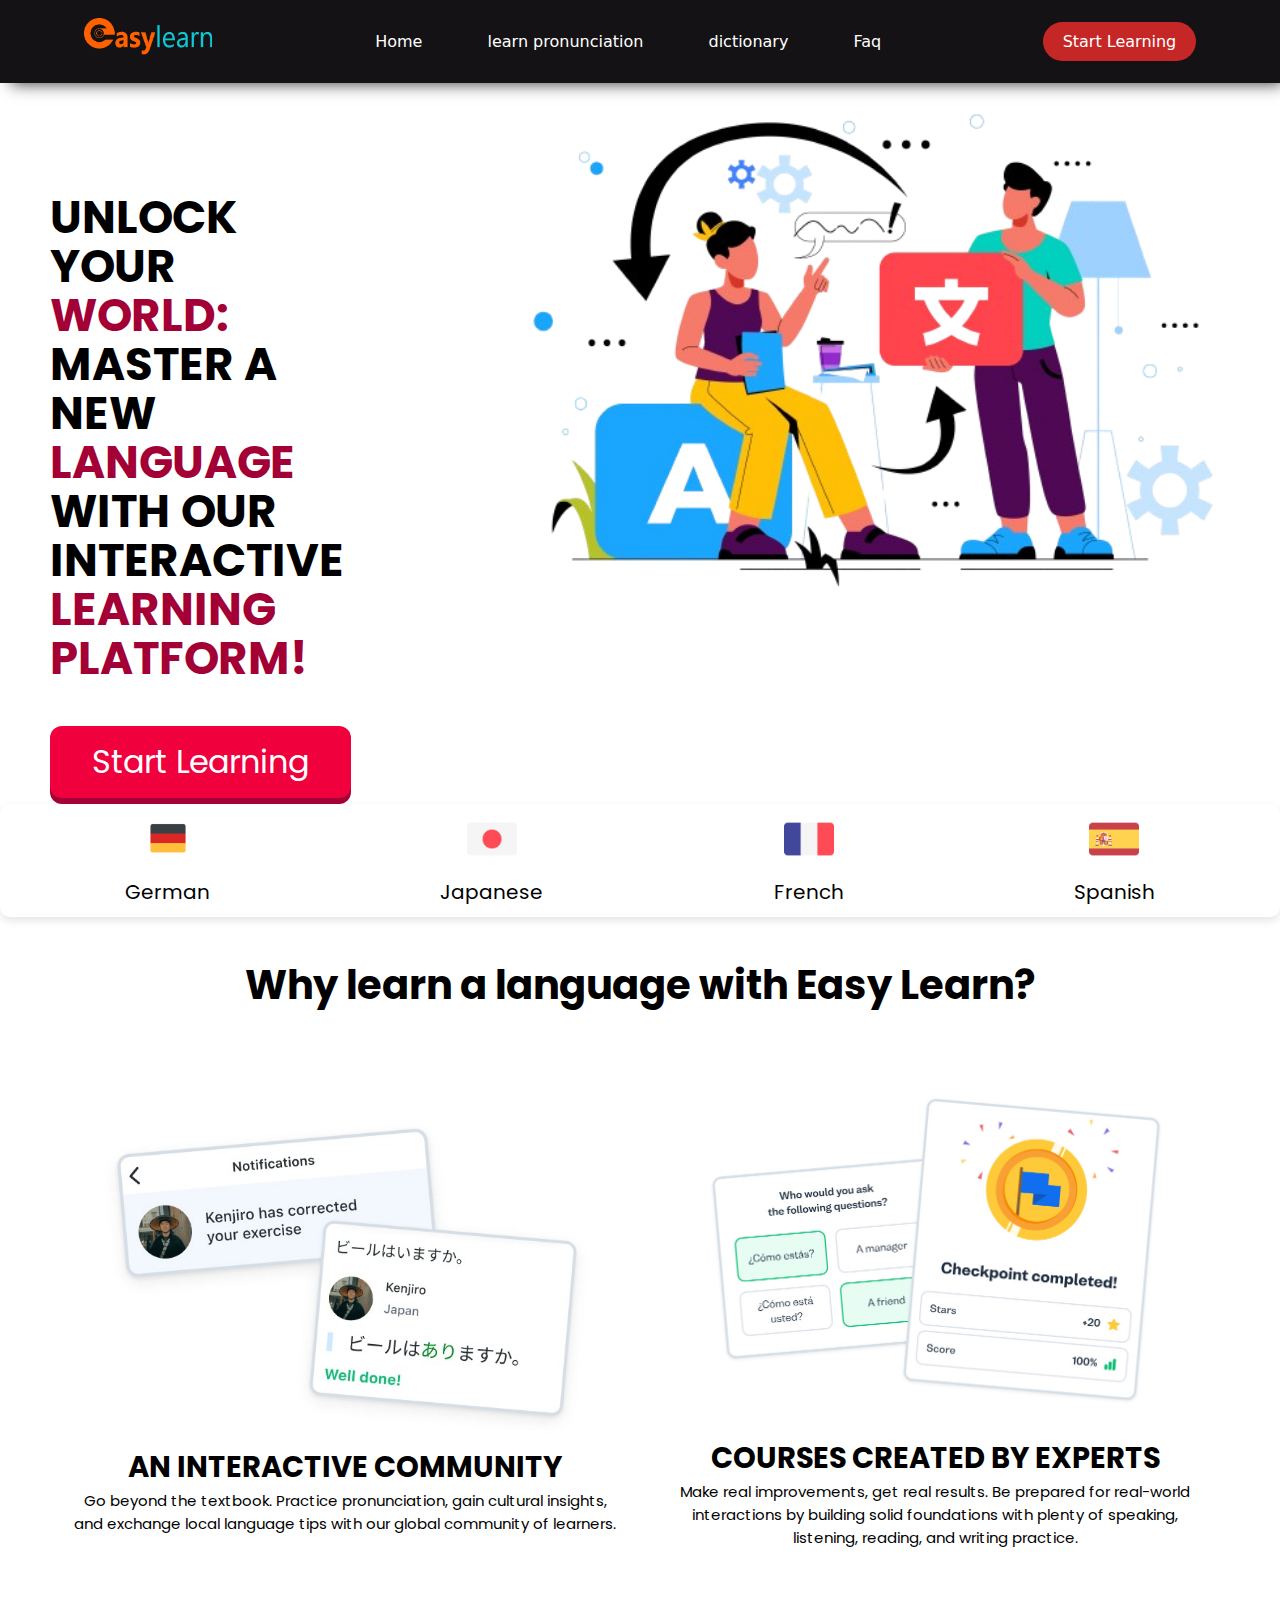
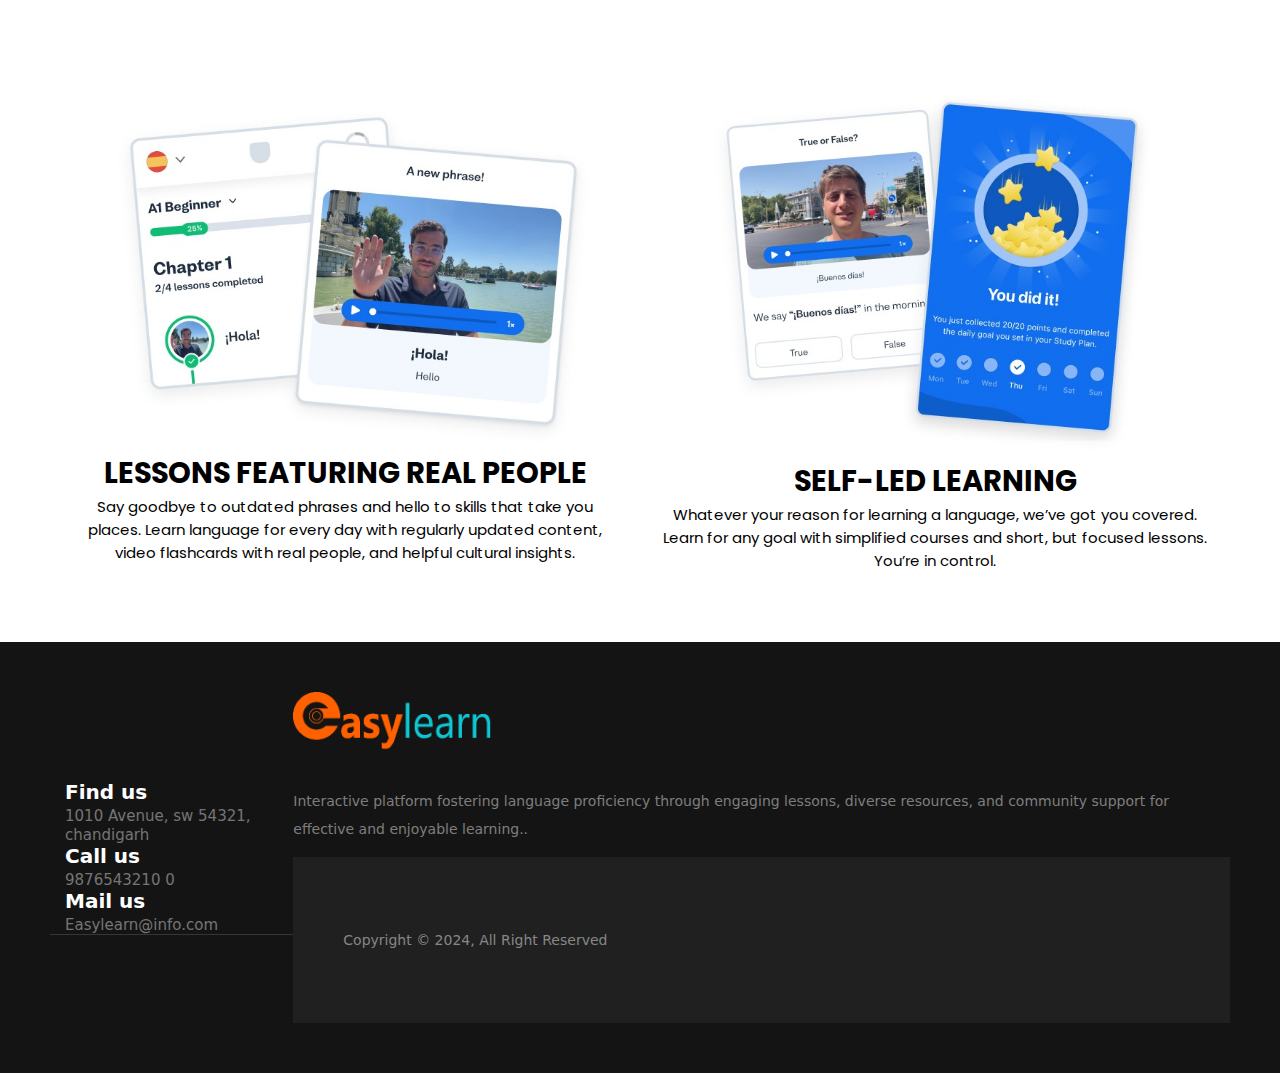
<file: index.html>
<!DOCTYPE html>
<html lang="en">
<head>
    <meta charset="UTF-8">
    <meta name="viewport" content="width=device-width, initial-scale=1.0">
    <meta name="viewport" content="width=device-width, initial-scale=1.0">
    <title>Easy Learn</title>
    <link rel="stylesheet" href="navStyle.css">
    <link rel="preconnect" href="https://fonts.googleapis.com">
<link rel="preconnect" href="https://fonts.gstatic.com" crossorigin>
<link href="https://fonts.googleapis.com/css2?family=Poppins:wght@800&display=swap" rel="stylesheet">
<link href="https://fonts.googleapis.com/css2?family=Poppins:wght@600&display=swap" rel="stylesheet">
</head>
<body>
    <div class="navbar">
        <div class="nav-logo">
            <div class="logo">
                <img src="unnamed.png" width="130px" >
                      </div>        </div>
        <div class="nav-items">
          <ul>
            <li><a href="#"> Home </a></li>
            <li><a href="tts.html"> learn pronunciation </a></li>
            <li><a href="dd.html"> dictionary </a></li>
            <li><a href="faq/1.html"> Faq </a></li>
           
          </ul>
        </div>
        <div class="nav-button">
          <div class="anim-layer"></div>
          <a href="2.html">Start Learning</a>
        </div>
        <div id="hamburger-menu">&#9776;</div>
      </div>
  
      <div id="mobile-menu">
        <div class="mobile-nav-items">
            <ul>
                <li><a href="#"> Home </a></li>
                <li><a href="tts.html"> learn pronunciation </a></li>
                <li><a href="dd.html"> dictionary </a></li>
                <li><a href="faq/1.html"> Faq </a></li>
               
              </ul>
        </div>
        <div class="mobile-nav-button">
          <div class="anim-layer"></div>
          <a href="#"></a>
        </div>
        <div id="hamburger-cross">&#10006;</div>
      </div>
             <div class="uu">
            <div class="dd">
        <h1 class="txt1">Unlock Your <span class="x">World:</span><br> Master a New <span class="x">Language</span> with Our<br> Interactive <span class="x">Learning Platform!</span>
        <br><br>
        <div class="oo">
            <button class="pushable">
                <span class="front"><a href="2.html" style="color: white; text-decoration: none;">Start Learning</a></span>
              </button>
              
              
</div></h1></div>
        <div class="pp">  <img src="iiiuu.png" class="img1"   width: 100px;></div></div>
        <div class="flag">
           
            <div class=""><img src="german.png" alt="German Flag"><br>German</div>
            <div class=""><img src="japan.png" alt="Japanese Flag"><br>Japanese</div>
            <div class=""><img src="france.png" alt="French Flag"><br>French</div>
            <div class=""><img src="spain.png" alt="Spanish Flag"><br>Spanish</div>
        </div> <br><br>
        <h2 class="txtr">Why learn a language with Easy Learn?</h2>
        <div class="container">
            <div class="section">
                <img src="44.jpg" alt="Interactive Community Image">
                <div class="text-container">
                    <h2>AN INTERACTIVE COMMUNITY</h2>
                    <p>Go beyond the textbook. Practice pronunciation, gain cultural insights, and exchange local language tips with our global community of learners.</p>
                </div>
            </div>
        
            <div class="section">
                <img src="45.jpg" alt="Courses by Experts Image">
                <div class="text-container">
                    <h2>COURSES CREATED BY EXPERTS</h2>
                    <p>Make real improvements, get real results. Be prepared for real-world interactions by building solid foundations with plenty of speaking, listening, reading, and writing practice.</p>
                </div>
            </div>
        </div>
        
        <div class="container">
            <div class="section">
                <img src="46.jpg" alt="Lessons Featuring Real People Image">
                <div class="text-container"> 
                    <h2>LESSONS FEATURING REAL PEOPLE</h2>
                    <p>Say goodbye to outdated phrases and hello to skills that take you places. Learn language for every day with regularly updated content, video flashcards with real people, and helpful cultural insights.</p>
                </div>
            </div>
        
            <div class="section">
                <img src="47.jpg" alt="Self-Led Learning Image">
                <div class="text-container">
                    <h2>SELF-LED LEARNING</h2>
                    <p>Whatever your reason for learning a language, we’ve got you covered. Learn for any goal with simplified courses and short, but focused lessons. You’re in control.</p>
                </div>
            </div>
        </div>

        


        <footer class="footer-section">
            <div class="container">
                <div class="footer-cta pt-5 pb-5">
                    <div class="row">
                        <div class="col-xl-4 col-md-4 mb-30">
                            <div class="single-cta">
                                <i class="fas fa-map-marker-alt"></i>
                                <div class="cta-text">
                                    <h4>Find us</h4>
                                    <span>1010 Avenue, sw 54321, chandigarh</span>
                                </div>
                            </div>
                        </div>
                        <div class="col-xl-4 col-md-4 mb-30">
                            <div class="single-cta">
                                <i class="fas fa-phone"></i>
                                <div class="cta-text">
                                    <h4>Call us</h4>
                                    <span>9876543210 0</span>
                                </div>
                            </div>
                        </div>
                        <div class="col-xl-4 col-md-4 mb-30">
                            <div class="single-cta">
                                <i class="far fa-envelope-open"></i>
                                <div class="cta-text">
                                    <h4>Mail us</h4>
                                    <span>Easylearn@info.com</span>
                                </div>
                            </div>
                        </div>
                    </div>
                </div>
                <div class="footer-content pt-5 pb-5">
                    <div class="row">
                        <div class="col-xl-4 col-lg-4 mb-50">
                            <div class="footer-widget">
                                <div class="footer-logo">
                                    <a href="index.html"><img src="unnamed.png" class="img-fluid" alt="logo"></a>
                                </div>
                                <div class="footer-text">
                                    <p>Interactive platform fostering language proficiency through engaging lessons, diverse resources, and community support for effective and enjoyable learning..</p>
                                </div>
                                
            <div class="copyright-area">
                <div class="container">
                    <div class="row">
                        <div class="col-xl-6 col-lg-6 text-center text-lg-left">
                            <div class="copyright-text">
                                <p>Copyright &copy; 2024, All Right Reserved </p>
                            </div>
                        </div>

        </footer>
        <script>var getHubergerIcon = document.getElementById("hamburger-menu");
            var getHubergerCrossIcon = document.getElementById("hamburger-cross");
            var getMobileMenu = document.getElementById("mobile-menu");
        
            getHubergerIcon.addEventListener("click", function () {
                console.log("hello");
                getMobileMenu.style.display = "flex";
                setTimeout(function () {
                    getMobileMenu.style.transform = "translateX(0%)"; // Slide in the menu
                }, 50); // Add a small delay for better transition effect
            });
        
            getHubergerCrossIcon.addEventListener("click", function () {
                console.log("hello");
                getMobileMenu.style.transform = "translateX(-100%)"; // Slide out the menu
                setTimeout(function () {
                    getMobileMenu.style.display = "none";
                }, 300); // Wait for the transition to end before hiding
            });
        
            // Check if screen size changes to desktop view and hide mobile menu
            window.addEventListener("resize", function () {
                if (window.innerWidth > 770) {
                    getMobileMenu.style.display = "none";
                }
            });</script>
</body>
</html>
</file>
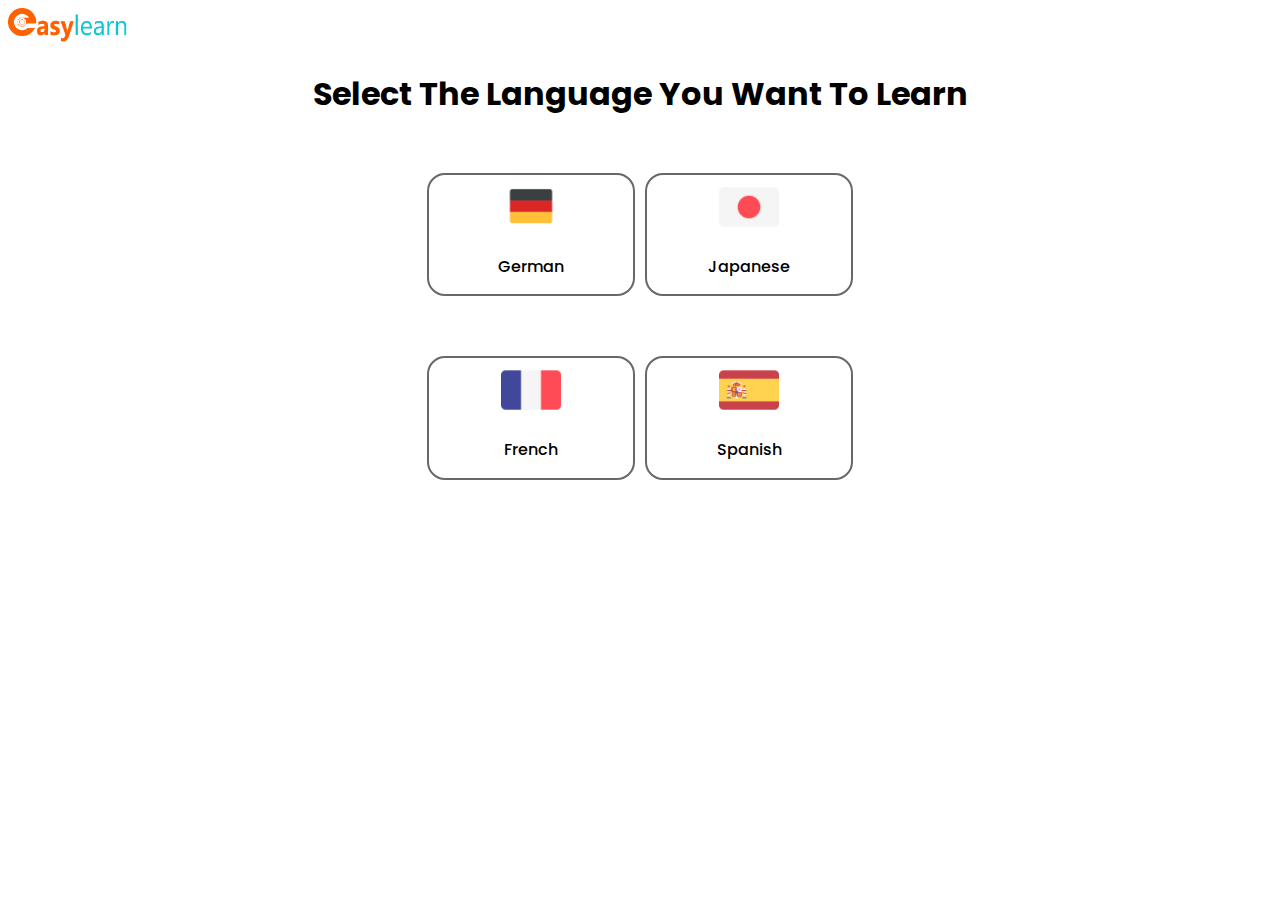
<file: 2.html>
<!DOCTYPE html>
<html lang="en">
<head>
    <meta charset="UTF-8">
    <meta name="viewport" content="width=device-width, initial-scale=1.0">
    <link rel="preconnect" href="https://fonts.googleapis.com">
<link rel="preconnect" href="https://fonts.gstatic.com" crossorigin>
<link href="https://fonts.googleapis.com/css2?family=Poppins:ital,wght@0,100;0,200;0,300;0,400;0,500;0,600;0,700;0,800;0,900;1,100;1,200;1,300;1,400;1,500;1,600;1,700;1,800;1,900&display=swap" rel="stylesheet">
    <title>Language Selection</title>
    <style>
        .flag {
            display: flex;
            flex-wrap: wrap;
            justify-content: center;
            margin-top: 50px;
        }
        .flag div {
            text-align: center;
            cursor: pointer;
            transition: background-color 0.3s, color 0.3s;
            margin: 5px;
            padding: 2px;
            border-radius: 18px;
            border: 2px solid rgb(104, 104, 104);
            width: 200px; /* Adjust width as needed */
        }
        .flag div:hover {
            background-color: rgb(6, 122, 255);
            border: 2px solid rgb(1, 52, 94);
            color: white;
        }
        .flag div.selected {
            background-color: rgb(59, 248, 122);
            border: 2px solid rgb(1, 95, 24);

            color: white;
        }
        img {
            width: 60px;
        }
        #continueButton {
            display: none;
            position: fixed;
            bottom: 20px;
            right: 20px;
            padding: 10px 20px;
            border: none;
            border-radius: 5px;
            background-color: blue;
            color: white;
            cursor: pointer;
        }
        h1 {
  font-family: "Poppins", sans-serif;
  font-weight: 00;
  font-style: normal;
  text-transform: capitalize;
text-align: center;
}
h2 {
  font-family: "Poppins", sans-serif;
  font-weight: 500;
  font-style: normal;
  font-size: 16px;
}


    </style>
</head>
<body>
    <div class="logo">
        <img src="unnamed.png" style="width: 120px; height: auto;">
    </div>
    
    <h1>Select the Language You Want to Learn

    </h1>

<div class="flag">
    <div onclick="selectLanguage('German', 'german/german.html')">
        <img src="german.png" alt="German Flag">
        <h2>German</h2>
    </div>
    <div onclick="selectLanguage('Japanese', 'japanese/japanese.html')">
        <img src="japan.png" alt="Japanese Flag">
      <h2>  Japanese</h2>
    </div>
</div>
<div class="flag">
    <div onclick="selectLanguage('French', 'French/french.html')">
        <img src="france.png" alt="French Flag">
       <h2> French</h2>
    </div>
    <div onclick="selectLanguage('Spanish', 'Spanish/spanish.html')">
        <img src="spain.png" alt="Spanish Flag">
      <h2>  Spanish
      </h2>    </div>
</div>

<button id="continueButton" onclick="continueClicked()">Continue</button>

<script>
    var selectedFlag = null;
    var redirectUrl = null;

    function selectLanguage(language, url) {
        if (selectedFlag !== null) {
            selectedFlag.classList.remove("selected");
        }
        var flagElement = event.target.closest('.flag div');
        flagElement.classList.add("selected");
        selectedFlag = flagElement;
        redirectUrl = url;
        showContinueButton();
    }

    function showContinueButton() {
        var continueButton = document.getElementById("continueButton");
        continueButton.style.display = "block";
    }

    function continueClicked() {
        if (redirectUrl) {
            window.location.href = redirectUrl;
        }
    }
</script>

</body>
</html>
</file>
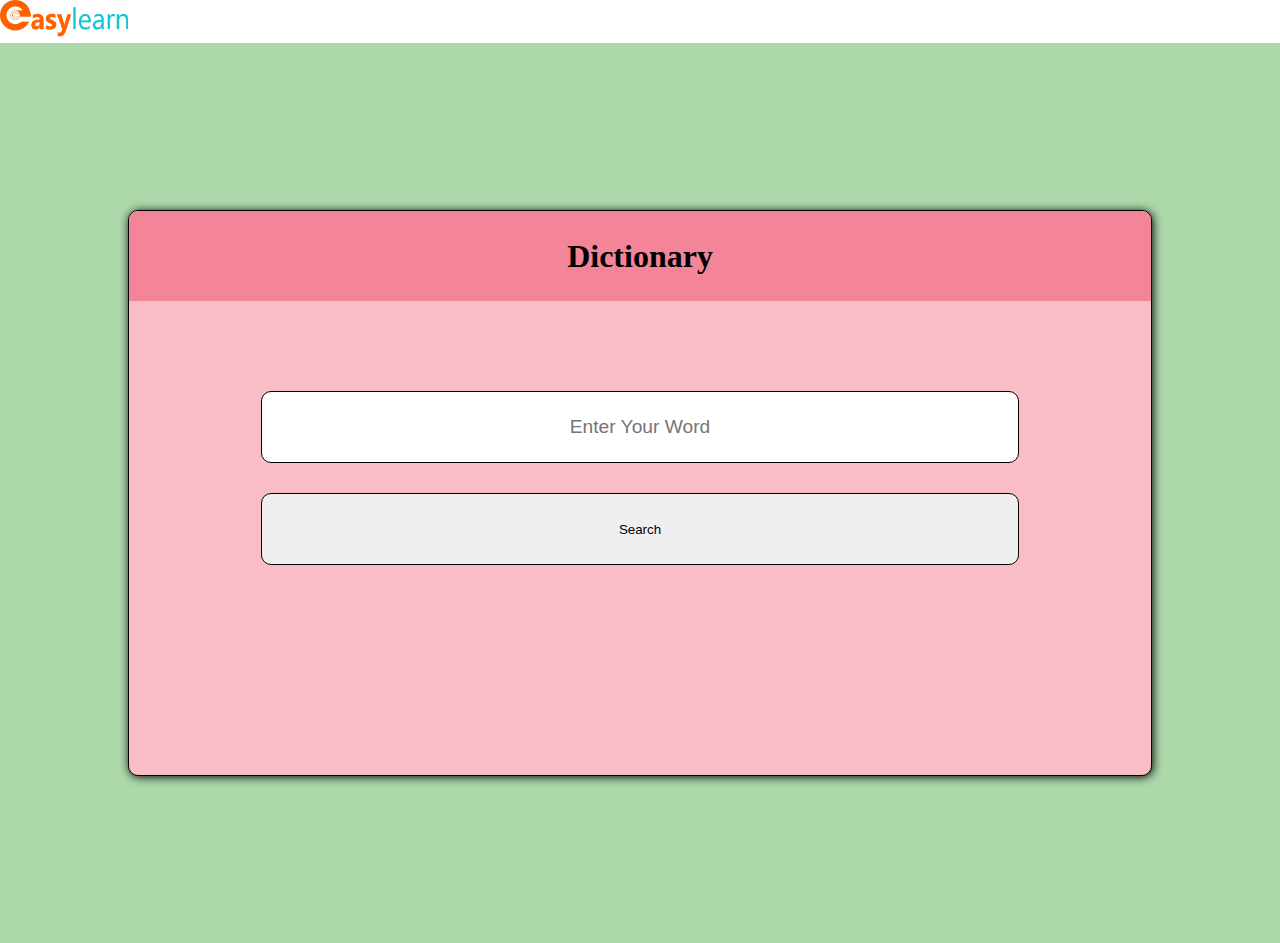
<file: dd.html>
<!DOCTYPE html>
<html lang="en">
  <head>
    <meta charset="UTF-8" />
    <meta name="viewport" content="width=device-width, initial-scale=1.0" />
    <title>dictionary</title>
  </head>
  <link rel="stylesheet" href="dd.css" />
  <body>
    <div class="nav-logo">
      <div class="logo">
          <img src="unnamed.png" width="130px" >
                </div>        </div>
    <div class="container flex">
      <div class="main">
        <div class="heading flex">
          <h1>Dictionary</h1>
        </div>
        <div class="content flex">
          <input type="text" placeholder="enter your word" />
          <button>Search</button>
          <div class="results">
            
            <div class="meaning"></div>
            <div class="example"></div>
          </div>
        </div>
      </div>
    </div>

    <script src="dd.js"></script>
  </body>
</html>
</file>
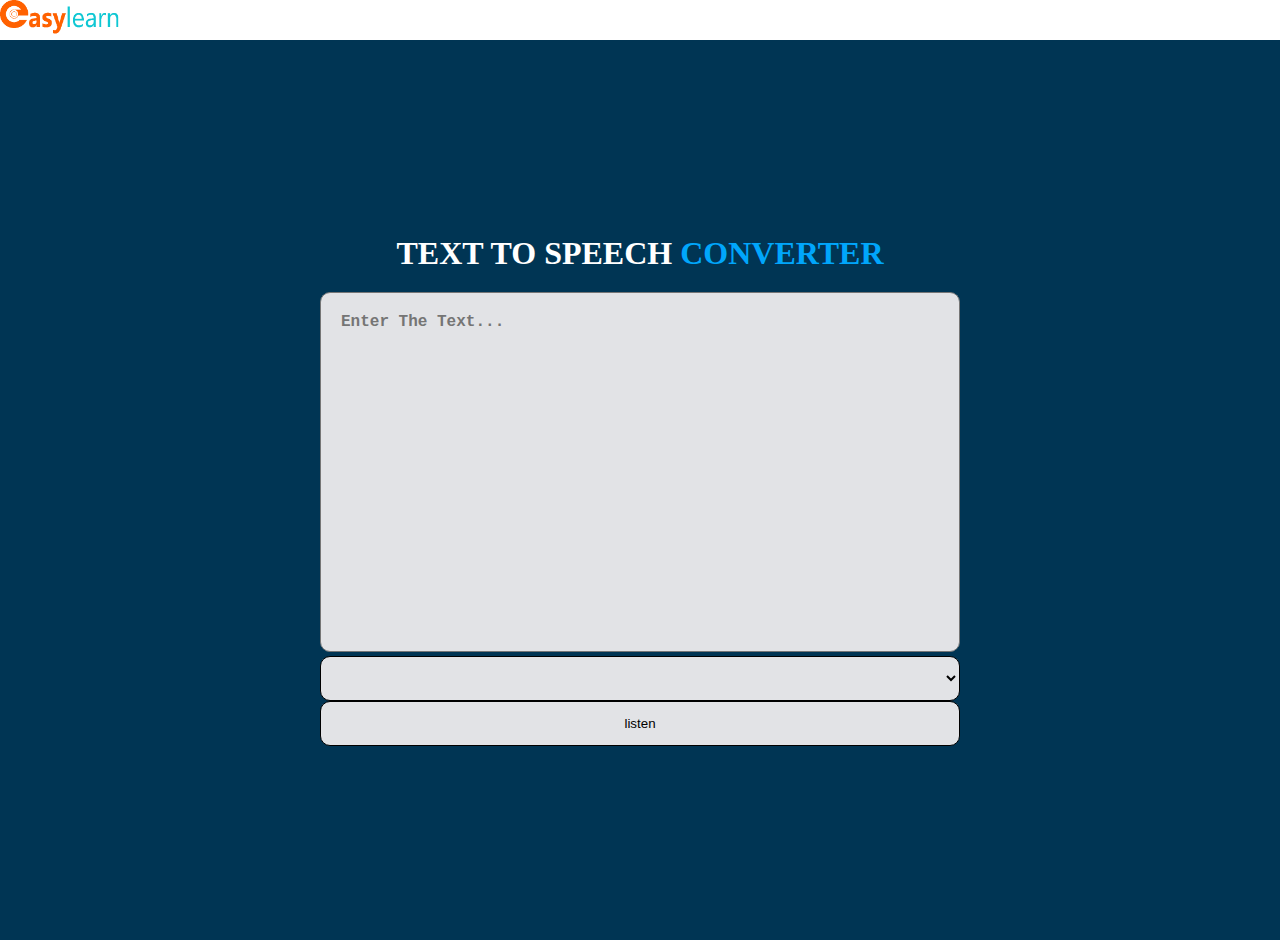
<file: tts.html>
<!DOCTYPE html>
<html lang="en">
  <head>
    <meta charset="UTF-8" />
    <meta name="viewport" content="width=device-width, initial-scale=1.0" />
    <title>learn pronunciation</title>
  </head>
  <link rel="stylesheet" href="tts.css">
  <body>
    <div class="logo">
      <img src="unnamed.png" style="width: 120px; height: auto; margin: 20;">
  </div>
    <div class="container flex">
      <div class="main flex">
        <div class="heading">
          <h1>Text to Speech <span>Converter</span></h1>
        </div>
        <div class="box">
          <textarea placeholder="enter the text..."></textarea>
          <div class="buttons flex">
            <select id="voiceSelect" class="button"></select>
            <button class="button">listen</button>
          </div>
        </div>
      </div>
    </div>
    <script src="tts.js"></script>
    
  </body>
</html>
</file>
<file: navStyle.css>
* {
    margin: 0;
    padding: 0;
    box-sizing: border-box;
}
.flag div {
  margin-bottom: 10px; /* Adjust this value to reduce the space between the div elements */
}
.txt1 {
  float: left;
  text-transform: uppercase;
  font-family: 'Poppins', sans-serif;
  padding-top: 100px;
  font-size: 45px;
  line-height: 49px;
  padding-left: 30px;
  padding-top: 110px;
  animation: slideIn 1s ease forwards;
}

@keyframes slideIn {
  0% {
      opacity: 0;
      transform: translateY(-50px);
  }
  100% {
      opacity: 1;
      transform: translateY(0);
  }
}
.section img {
  width: 500px;
  animation: fadeIn 1s ease forwards;
}

@keyframes fadeIn {
  0% {
      opacity: 0;
      transform: scale(0.5);
  }
  100% {
      opacity: 1;
      transform: scale(1);
  }
}
.section img {
  width: 500px; /* Adjust as needed */
  animation: fadeIn 1s ease forwards;
}

@keyframes fadeIn {
  0% {
      opacity: 0;
      transform: scale(0.5);
  }
  100% {
      opacity: 1;
      transform: scale(1);
  }
}

/* nav */
body {
  padding: 0px;
  margin: 0px;
}

.navbar {
  position: relative;
  display: flex;
  padding: 18px;
  margin-bottom: 10;
  background-color: #141214;
  justify-content: space-around;
  align-items: center;
  box-shadow: 7px 5px 15px -4px rgba(0, 0, 0, 0.75);
  -webkit-box-shadow: 7px 5px 15px -4px rgba(0, 0, 0, 0.75);
  -moz-box-shadow: 7px 5px 15px -4px rgba(0, 0, 0, 0.75);
}

.nav-items > ul > li {
  position: relative;
  display: inline;
  list-style: none;
  margin: 10px;
  padding: 10px 20px;
  cursor: pointer;
}

.nav-items > ul > li > a {
  color: white;
  text-decoration: none;
}

.nav-items > ul > li::after {
  content: "";
  position: absolute;
  width: 100%;
  height: 0.17rem;
  background-color: #c52726;
  left: 0;
  bottom: 0;
  transform-origin: 0% 100%;
  transform: scaleX(0);
  transition: transform 0.3s ease;
}

.nav-items > ul > li:hover::after {
  transform: scaleX(1);
}

.nav-logo a,
.nav-button a {
  color: white;
  list-style: none;
  text-decoration: none;
  display: flex;
}

.nav-logo {
  font-size: 32px;
}

.nav-button {
  background-color: #c52726;
  border-radius: 50px;
  position: relative;
  display: inline-block;
  overflow: hidden;
  cursor: pointer;
}

.anim-layer {
  position: absolute;
  top: 0;
  left: 50%;
  width: 0;
  height: 100%;
  background-color: white;
  transition: width 0.3s ease, left 0.3s ease;
}

.nav-button:hover .anim-layer {
  width: 100%;
  left: 0;
}

.nav-button:hover a {
  color: #141214;
}

.nav-button a {
  display: block;
  padding: 10px 20px;
  color: white;
  text-decoration: none;
  position: relative;
  z-index: 1;
}

#hamburger-menu,
#mobile-menu {
  display: none;
}

@media only screen and (max-width: 770px) {
  #mobile-menu {
      background-color: #c52726;
      width: 100%;
      height: 100vh;
      position: fixed;
      top: 0;
      left: 0;
      display: none;
      justify-content: center;
      align-items: center;
      flex-direction: column;
      transition: transform 0.3s ease;
      transform: translateX(-100%);
  }

  .mobile-nav-items > ul {
      padding: 0px;
  }

  .mobile-nav-items > ul > li {
      text-align: center;
      position: relative;
      list-style: none;
      margin: 10px;
      padding: 10px 20px;
      cursor: pointer;
  }

  .mobile-nav-items > ul > li > a {
      color: white;
      text-decoration: none;
  }

  .mobile-nav-items > ul > li::after {
      content: "";
      position: absolute;
      width: 100%;
      height: 0.17rem;
      background-color: white;
      left: 0;
      bottom: 0;
      transform-origin: 0% 100%;
      transform: scaleX(0);
      transition: transform 0.3s ease;
  }

  .mobile-nav-items > ul > li:hover::after {
      transform: scaleX(1);
  }

  .mobile-nav-button {
      background-color: #141214;
      border-radius: 50px;
      position: relative;
      display: inline-block;
      overflow: hidden;
      cursor: pointer;
  }

  .mobile-nav-button .anim-layer {
      position: absolute;
      top: 0;
      left: 50%;
      width: 0;
      height: 100%;
      background-color: white;
      transition: width 0.3s ease, left 0.3s ease;
  }

  .mobile-nav-button:hover .anim-layer {
      width: 100%;
      left: 0;
  }

  .mobile-nav-button:hover a {
      color: #141214;
  }

  .mobile-nav-button a {
      display: block;
      padding: 10px 20px;
      color: white;
      text-decoration: none;
      position: relative;
      z-index: 1;
  }

  .nav-items > ul,
  .nav-button {
      display: none;
  }

  #hamburger-cross {
      display: block;
      color: white;
      cursor: pointer;
      font-size: 40px;
      position: absolute;
      top: 20px;
      right: 26px;
  }

  #hamburger-menu {
      display: block;
      color: white;
      cursor: pointer;
      font-size: 24px;
  }
}
body {
    min-height: 100vh;
    font-family: system-ui, -apple-system, BlinkMacSystemFont, 'Segoe UI', Roboto, Oxygen, Ubuntu, Cantarell, 'Open Sans', 'Helvetica Neue', sans-serif;
}

.img1 {
    width: 100%; /* Adjusted to fill the container */
    max-width: 900px; /* Added maximum width for responsiveness */
    float: right;
}

.txt1 {
    float: left;
    text-transform: uppercase;
    font-family: 'Poppins', sans-serif;
    padding-top: 100px;
    font-size: 45px;
    line-height: 49px;
    padding-left: 30px;
padding-top: 110px;
  
}
.x {
    color: hsl(340deg 100% 32%);
}
.uu {
    margin-left: 20px;
    margin-right: 20px;
    overflow: hidden; /* Added to clear the float */
}

.dd {
    /* Added to control the width of the text container */
    max-width: calc(100% - 900px);
}

.pp {
float: right;
    width: 800px;
    margin: 0 auto; 
    z-index: 0;
}

.pushable {
    background: hsl(340deg 100% 32%);
    border-radius: 12px;
    border: none;
    padding: 0;
 
    cursor: pointer;
    outline-offset: 4px;
  }
  .front {
    display: block;
    padding: 12px 42px;
    border-radius: 12px;
    font-size: 2rem;
    background: hsl(345deg 100% 47%);
    color: white;
    font-family: 'Poppins', sans-serif;

    transform: translateY(-6px);
  }

  .pushable:active .front {
    transform: translateY(-2px);
  }
.flag {
    display: flex;
}
.flag {
    display: flex;
    justify-content: space-around;
    align-items: center;
    background-color: #ffffff;
    padding: 10px;
    border-radius: 10px;
    box-shadow: 0 4px 8px rgba(0, 0, 0, 0.1);
}

.flag div {
    text-align: center;
    margin: 0 15px;
 font-size: 20px;
 font-family: 'Poppins', sans-serif;
}

.flag img {
    width: 50px; /* Adjust the width as needed */
    height: auto;
    margin-bottom: 5px;
}
.container {
    display: flex;
    justify-content: space-between;
    align-items: center;
    padding: 50px;
}

.section {
    flex: 1;
    text-align: center;
    padding: 20px;
}

.section img {   
    width: 500px;
}

.text-container {
    max-width: 600px;
    margin: 0 auto;
}
.text-container h2 {
    font-size: 29px;
    font-family: 'Poppins', sans-serif;

}
.text-container p {
    font-size: 15px;
    font-family: 'Poppins', sans-serif;

}
.txtr {
    font-size: 40px;
    font-family: 'Poppins', sans-serif;
    text-align: center;
}
/* GOOGLE FONTS */
@import url("https://fonts.googleapis.com/css?family=Montserrat:400,400i,700");

/* CSS RESET */

*,
*::before,
*::after {
  box-sizing: border-box;
}



button,
.btn {
  font-family: inherit;
}

/* CSS RESET ENDS */


ul {
    margin: 0px;
    padding: 0px;
}
.footer-section {
  background: #151414;
  position: relative;
}
.footer-cta {
  border-bottom: 1px solid #373636;
}
.single-cta i {
  color: hsl(340deg 100% 32%);
  font-size: 30px;
  float: left;
  margin-top: 8px;
}
.cta-text {
  padding-left: 15px;
  display: inline-block;
}
.cta-text h4 {
  color: #fff;
  font-size: 20px;
  font-weight: 600;
  margin-bottom: 2px;
}
.cta-text span {
  color: #757575;
  font-size: 15px;
}
.footer-content {
  position: relative;
  z-index: 2;
}
.footer-pattern img {
  position: absolute;
  top: 0;
  left: 0;
  height: 330px;
  background-size: cover;
  background-position: 100% 100%;
}
.footer-logo {
  margin-bottom: 30px;
}
.footer-logo img {
    max-width: 200px;
}
.footer-text p {
  margin-bottom: 14px;
  font-size: 14px;
      color: #7e7e7e;
  line-height: 28px;
}
.footer-social-icon span {
  color: #fff;
  display: block;
  font-size: 20px;
  font-weight: 700;
  font-family: 'Poppins', sans-serif;
  margin-bottom: 20px;
}
.footer-social-icon a {
  color: #fff;
  font-size: 16px;
  margin-right: 15px;
}
.footer-social-icon i {
  height: 40px;
  width: 40px;
  text-align: center;
  line-height: 38px;
  border-radius: 50%;
}
.facebook-bg{
  background: #3B5998;
}
.twitter-bg{
  background: #55ACEE;
}
.google-bg{
  background: hsl(340deg 100% 32%);
}
.footer-widget-heading h3 {
  color: #fff;
  font-size: 20px;
  font-weight: 600;
  margin-bottom: 40px;
  position: relative;
}
.footer-widget-heading h3::before {
  content: "";
  position: absolute;
  left: 0;
  bottom: -15px;
  height: 2px;
  width: 50px;
  background: hsl(340deg 100% 32%);;
}
.footer-widget ul li {
  display: inline-block;
  float: left;
  width: 50%;
  margin-bottom: 12px;
}
.footer-widget ul li a:hover{
  color: hsl(340deg 100% 32%);
}
.footer-widget ul li a {
  color: #878787;
  text-transform: capitalize;
}
.subscribe-form {
  position: relative;
  overflow: hidden;
}
.subscribe-form input {
  width: 100%;
  padding: 14px 28px;
  background: #2E2E2E;
  border: 1px solid #2E2E2E;
  color: #fff;
}
.subscribe-form button {
    position: absolute;
    right: 0;
    background: hsl(340deg 100% 32%);
    padding: 13px 20px;
    border: 1px solid hsl(340deg 100% 32%);
    top: 0;
}
.subscribe-form button i {
  color: #fff;
  font-size: 22px;
  transform: rotate(-6deg);
}
.copyright-area{
  background: #202020;
  padding: 25px 0;
}
.copyright-text p {
  margin: 0;
  font-size: 14px;
  color: #878787;
}
.copyright-text p a{
  color: hsl(340deg 100% 32%);
}
.footer-menu li {
  display: inline-block;
  margin-left: 20px;
}
.footer-menu li:hover a{
  color: hsl(340deg 100% 32%);;
}
.footer-menu li a {
  font-size: 14px;
  color: #878787;
}
</file>
<file: dd.css>
* {
  margin: 0px;
  padding: 0px;
  box-sizing: border-box;
}
.container {
  height: 100vh;
  width: 100vw;
  background-color: #acd8aa;
}

.flex {
  display: flex;
  align-items: center;
  justify-content: center;
  flex-direction: column;
  gap: 30px;
}
.main {
  /* height: fit-content; */
  overflow: hidden;
  width: 80vw;
  border: 1px solid black;
  border-radius: 10px;
  background-color: #f9bdc8;
  box-shadow: 1px 1px 10px;
}
.heading {
  background-color: #f48498;
  height: 10vh;
}
.content {
  margin: 10vh;
}

input {
  height: 8vh;
  width: 90%;
  text-align: center;
  border: 1px solid;
  border-radius: 10px;
  font: 400;
  font-size: larger;
  text-transform: capitalize;
}
button {
  height: 8vh;
  width: 90%;
  border: 1px solid;
  border-radius: 10px;
}
button:hover {
  box-shadow: 1px 1px 10px black;
  translate: (-2px);
  background-color: #f48498;
}

.meaning{
  height: 30px;
  padding: 10px;
  margin: 10px;
  font-size: 25px;
}
.example{
  /* height: 30px; */
  font-size: 25px;
  margin: 10px;
  padding: 10px;
  margin-top: 20px;
}
</file>
<file: tts.css>
*{
  margin: 0;
  padding: 0;
  box-sizing: border-box;
}
.flex {
  display: flex;
  align-items: center;
  justify-content: center;
  flex-direction: column;
}
.container {
  height: 100vh;
  background-color: #003554;
}
textarea {
  margin-top: 20px;
  resize: none;
  height: 40vh;
  width: 50vw;
  border-radius: 10px;
  padding: 20px;
  font-size: 1rem;
  font-weight: 600;
  background-color: rgba(251, 246, 246, 0.9);
}
.button {
  height: 5vh;
  border: 1px solid black;
  border-radius: 10px;
  padding: 5px;
  background-color: rgba(251, 246, 246, 0.9);
  flex-direction: row;
  gap: 5px;
  justify-content: space-between;
  width: 100%;
}
textarea::placeholder {
  font-size: 1rem;
  text-transform: capitalize;
}
h1{
  text-transform: uppercase;
  color: white;
}
span{
  color:#00A6FB;
}

.button:hover{
  background: #006494;
  cursor: pointer;
}
</file>
